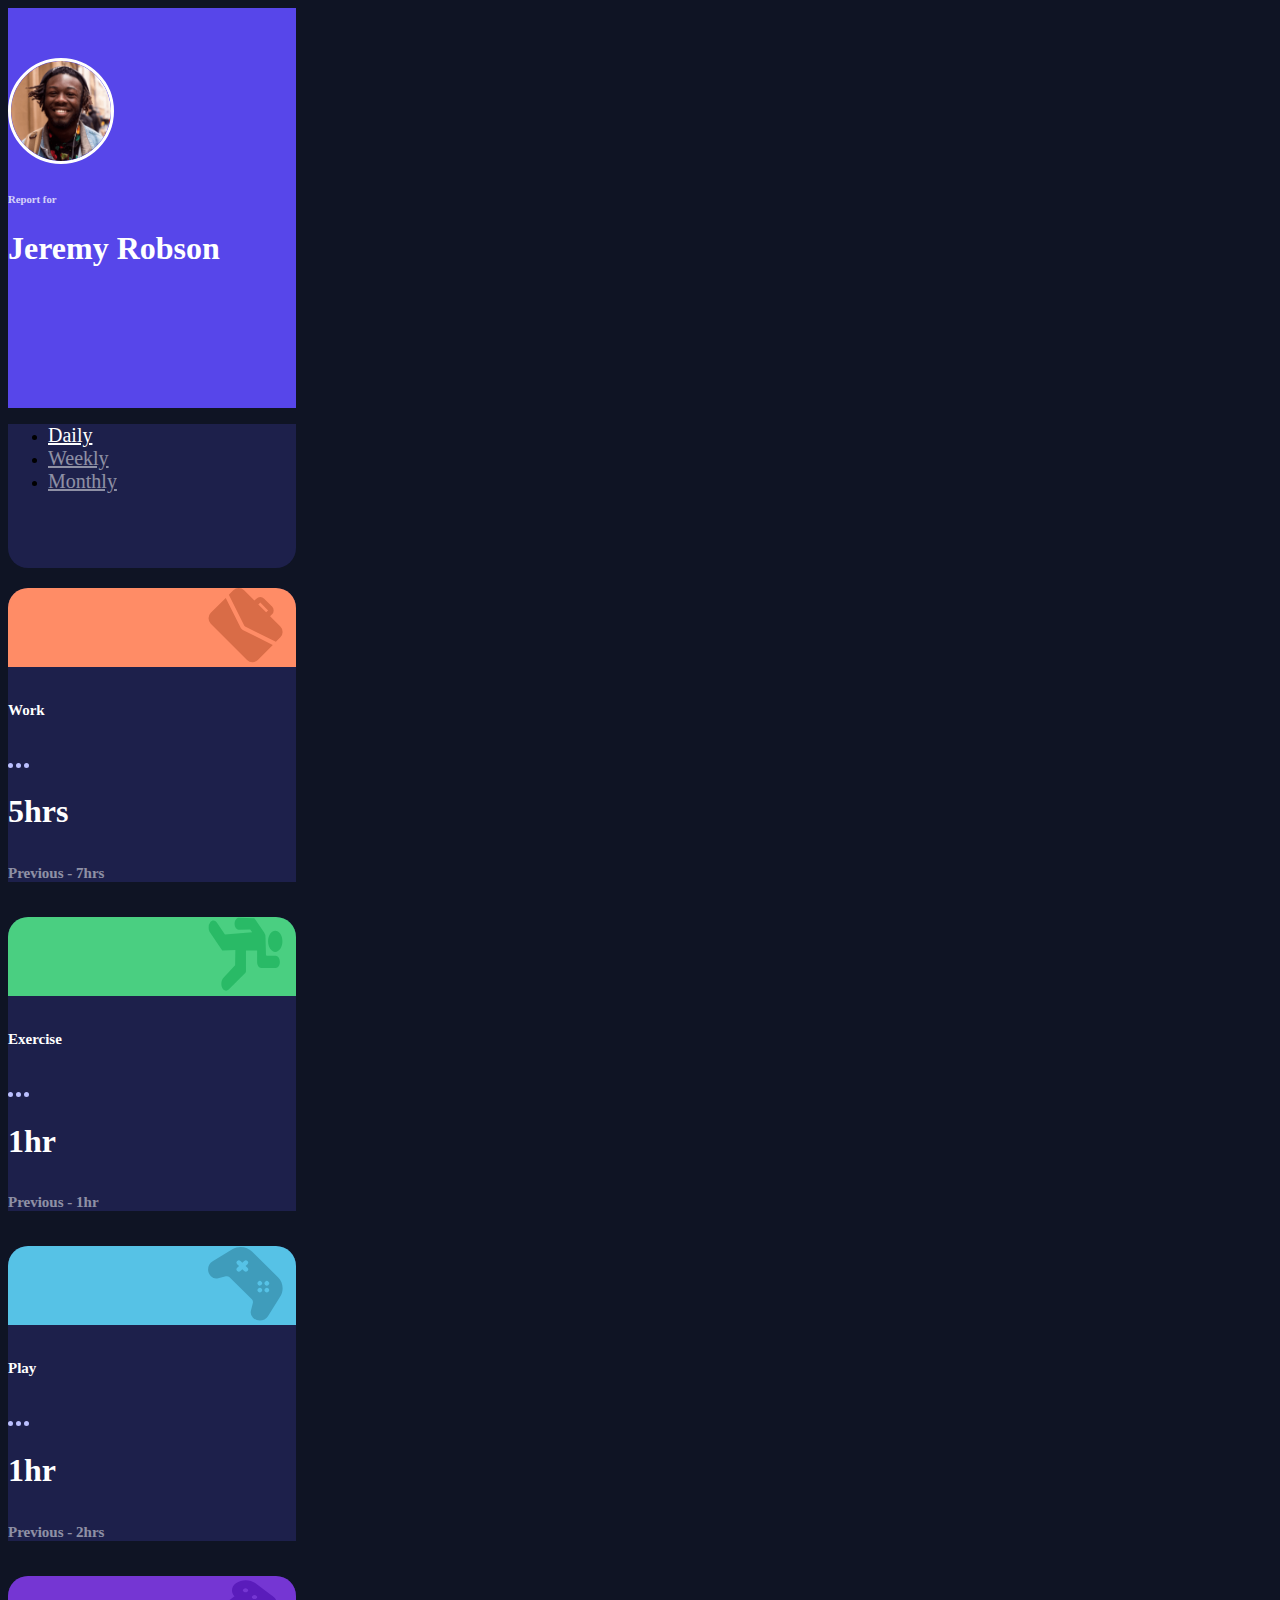
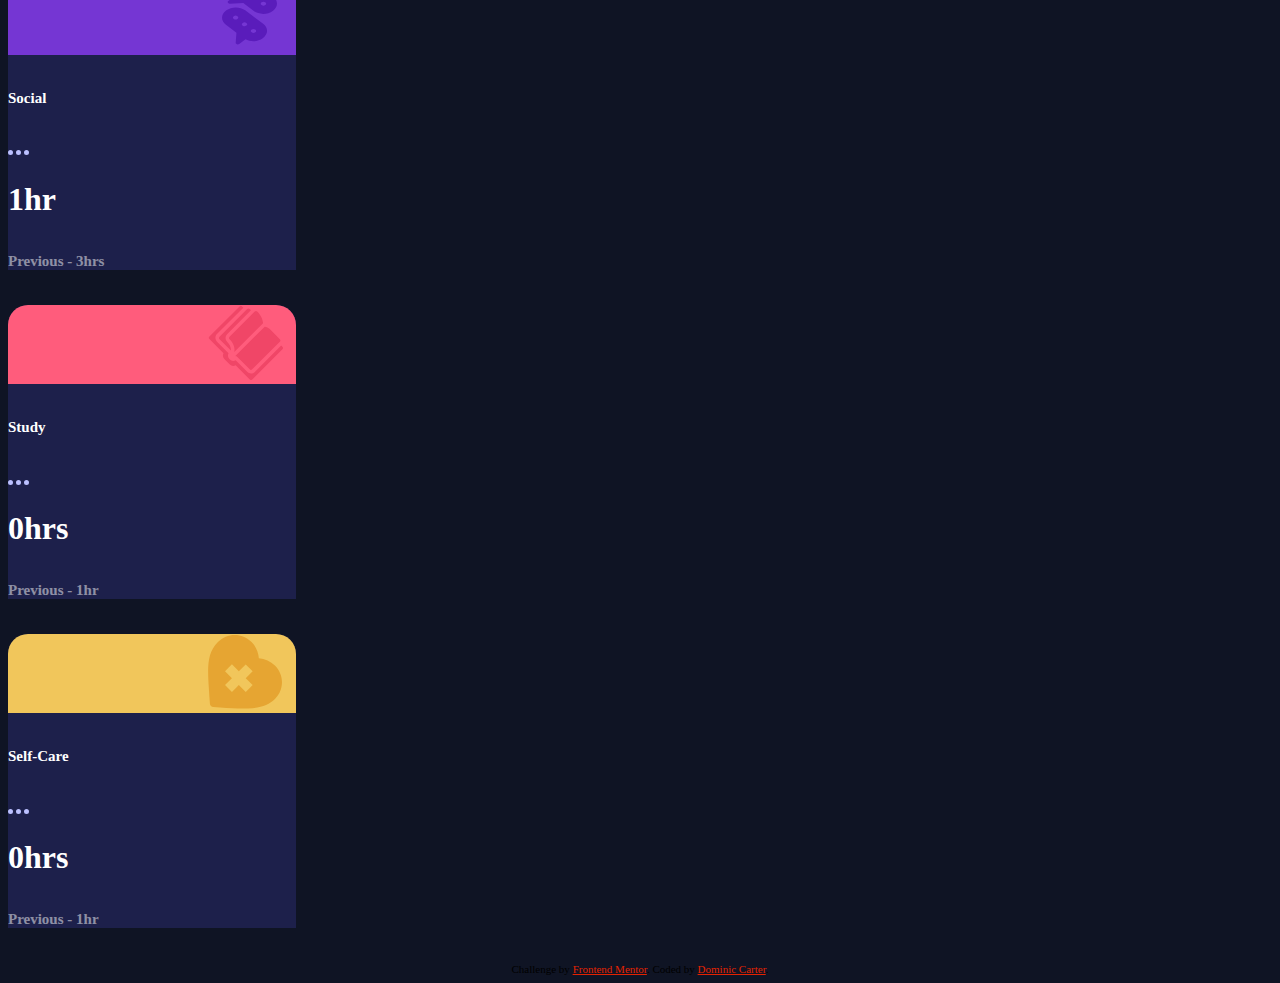
<file: index.html>
<!DOCTYPE html>
<html lang="en">
<head>
  <meta charset="UTF-8">
  <meta name="viewport" content="width=device-width, initial-scale=1.0"> <!-- displays site properly based on user's device -->

  <link rel="icon" type="image/png" sizes="32x32" href="./images/favicon-32x32.png">
  
  <title>Frontend Mentor | Time tracking dashboard</title>

  <!-- Feel free to remove these styles or customise in your own stylesheet 👍 -->
  <style>
    .attribution { font-size: 11px; text-align: center; }
    .attribution a { color: hsl(9, 99%, 45%); }

  </style>

  
  <link href="https://cdn.jsdelivr.net/npm/bootstrap@5.2.0/dist/css/bootstrap.min.css" rel="stylesheet" integrity="sha384-gH2yIJqKdNHPEq0n4Mqa/HGKIhSkIHeL5AyhkYV8i59U5AR6csBvApHHNl/vI1Bx" crossorigin="anonymous">
  <link rel="stylesheet" type="text/css" href="style.css">
</head>
<body>
  <script src="https://cdn.jsdelivr.net/npm/bootstrap@5.2.0/dist/js/bootstrap.bundle.min.js" integrity="sha384-A3rJD856KowSb7dwlZdYEkO39Gagi7vIsF0jrRAoQmDKKtQBHUuLZ9AsSv4jD4Xa" crossorigin="anonymous"></script>
  <div class="container">
    
  <div class="row row-cols-4">
    <div class="col">
      <div class="card profilebox">
        <img src="./images/image-jeremy.png" class="card-img-top jeremyimg" alt="...">
        <div class="card-body">
          <h6 class="card-title reportbox">Report for</h6>
          <h1 class="card-text display-5">Jeremy Robson</h1>
        </div>
      </div>
      <div class="holder">
        <div class="card-body">
          <ul class="nav flex-column">
            <li class="nav-item">
              <a class="nav-link active listelement1" aria-current="page" href="#">Daily</a>
            </li>
            <li class="nav-item">
              <a class="nav-link listelement2" href="weekly.html">Weekly</a>
            </li>
            <li class="nav-item">
              <a class="nav-link listelement3" href="monthly.html">Monthly</a>
            </li>
          </ul>
          
          
          
        </div>
      </div>
    </div>


    <div class="col">
      <div class="card content">
        <div class="image workimgbox">
          <img src="./images/icon-work.svg" class="card-img-top img" alt="...">
        </div>  
        <div class="card-body d-flex justify-content-between">
          <h6 class="card-text header">Work</h6>
          <img src="./images/icon-ellipsis.svg" class="ellimg">
        </div>
        <div class="card-body">
          <h1 class="card-text">5hrs</h1>
          <h6 class="card-text prev">Previous - 7hrs</h6>
        </div>
      </div>

      <div class="card content">
        <div class="image eximgbox">
          <img src="./images/icon-exercise.svg" class="card-img-top img" alt="...">
        </div>  
        <div class="card-body d-flex justify-content-between">
          <h6 class="card-text header">Exercise</h6>
          <img src="./images/icon-ellipsis.svg" class="ellimg">
        </div>
        <div class="card-body">
          <h1 class="card-text">1hr</h1>
          <h6 class="card-text prev">Previous - 1hr</h6>
        </div>
      </div>
    </div>

    <div class="col">
      <div class="card content">
        <div class="image playimgbox">
          <img src="./images/icon-play.svg" class="card-img-top img" alt="...">
        </div>  
        <div class="card-body d-flex justify-content-between">
          <h6 class="card-text header">Play</h6>
          <img src="./images/icon-ellipsis.svg" class="ellimg">
        </div>
        <div class="card-body">
          <h1 class="card-text">1hr</h1>
          <h6 class="card-text prev">Previous - 2hrs</h6>
        </div>
      </div>

      <div class="card content">
        <div class="image socialimgbox">
          <img src="./images/icon-social.svg" class="card-img-top img" alt="...">
        </div>  
        <div class="card-body d-flex justify-content-between">
          <h6 class="card-text header">Social</h6>
          <img src="./images/icon-ellipsis.svg" class="ellimg">
        </div>
        <div class="card-body">
          <h1 class="card-text">1hr</h1>
          <h6 class="card-text prev">Previous - 3hrs</h6>
        </div>
      </div>
    </div>


    <div class="col">
      <div class="card content">
        <div class="image studyimgbox">
          <img src="./images/icon-study.svg" class="card-img-top img" alt="...">
        </div>  
        <div class="card-body d-flex justify-content-between">
          <h6 class="card-text header">Study</h6>
          <img src="./images/icon-ellipsis.svg" class="ellimg">
        </div>
        <div class="card-body">
          <h1 class="card-text">0hrs</h1>
          <h6 class="card-text prev">Previous - 1hr</h6>
        </div>
      </div>

      <div class="card content">
        <div class="image careimgbox">
          <img src="./images/icon-self-care.svg" class="card-img-top img" alt="...">
        </div>  
        <div class="card-body d-flex justify-content-between">
          <h6 class="card-text header">Self-Care</h6>
          <img src="./images/icon-ellipsis.svg" class="ellimg">
        </div>
        <div class="card-body">
          <h1 class="card-text">0hrs</h1>
          <h6 class="card-text prev">Previous - 1hr</h6>
        </div>
      </div>
    </div>

  </div>

  
  <div class="attribution">
    Challenge by <a href="https://www.frontendmentor.io?ref=challenge" target="_blank">Frontend Mentor</a>. 
    Coded by <a href="#">Dominic Carter</a>.
  </div>
</body>
</html>
</file>
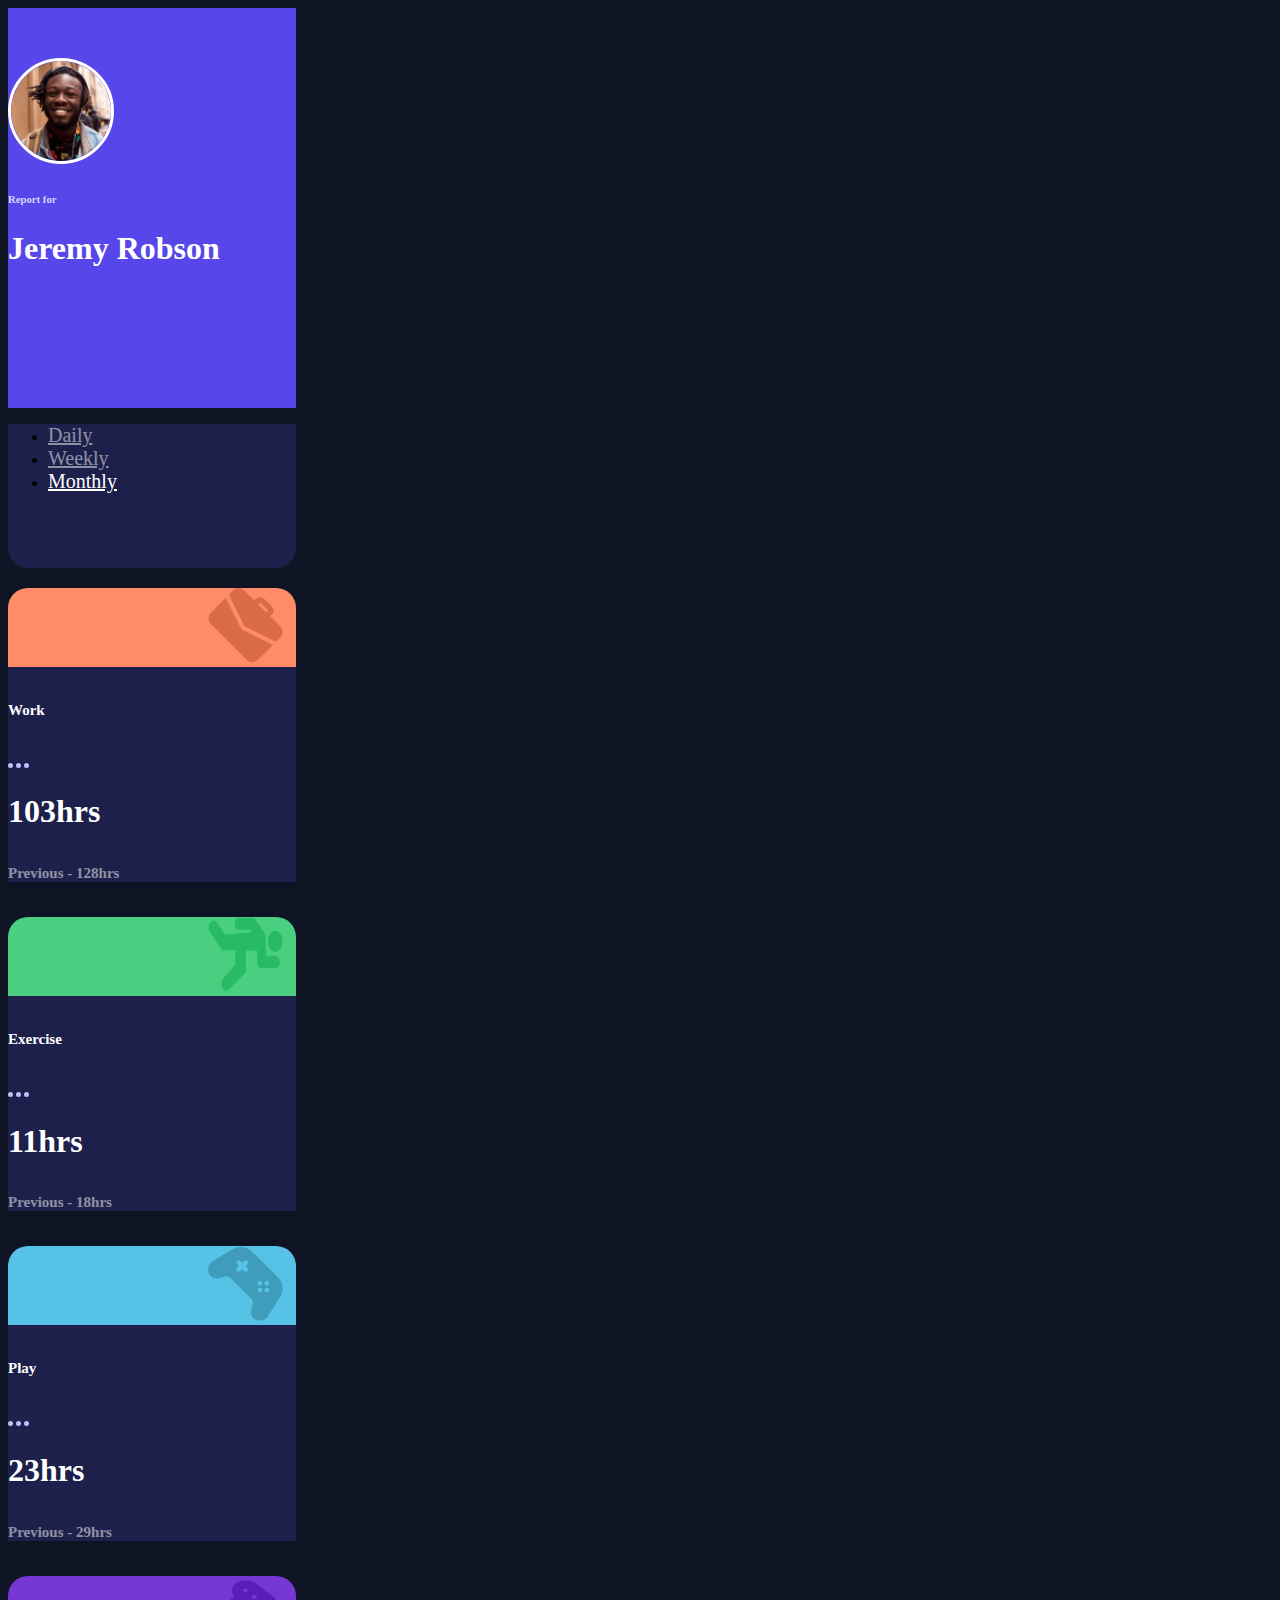
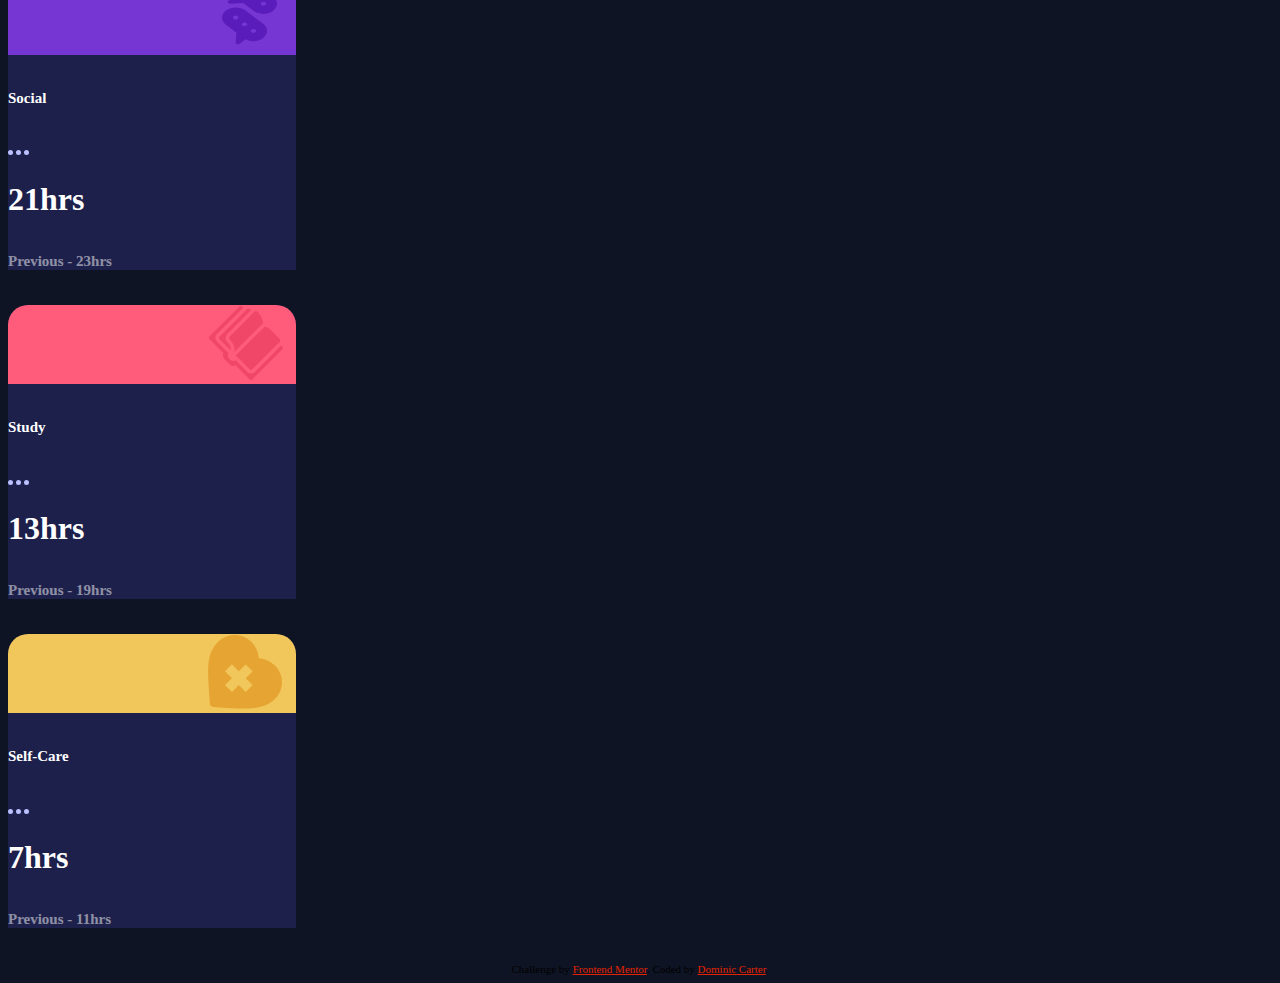
<file: monthly.html>
<!DOCTYPE html>
<html lang="en">
<head>
  <meta charset="UTF-8">
  <meta name="viewport" content="width=device-width, initial-scale=1.0"> <!-- displays site properly based on user's device -->

  <link rel="icon" type="image/png" sizes="32x32" href="./images/favicon-32x32.png">
  
  <title>Frontend Mentor | Time tracking dashboard</title>

  <!-- Feel free to remove these styles or customise in your own stylesheet 👍 -->
  <style>
    .attribution { font-size: 11px; text-align: center; }
    .attribution a { color: hsl(9, 99%, 45%); }

  </style>

  
  <link href="https://cdn.jsdelivr.net/npm/bootstrap@5.2.0/dist/css/bootstrap.min.css" rel="stylesheet" integrity="sha384-gH2yIJqKdNHPEq0n4Mqa/HGKIhSkIHeL5AyhkYV8i59U5AR6csBvApHHNl/vI1Bx" crossorigin="anonymous">
  <link rel="stylesheet" type="text/css" href="monthstyle.css">
</head>
<body>
  <script src="https://cdn.jsdelivr.net/npm/bootstrap@5.2.0/dist/js/bootstrap.bundle.min.js" integrity="sha384-A3rJD856KowSb7dwlZdYEkO39Gagi7vIsF0jrRAoQmDKKtQBHUuLZ9AsSv4jD4Xa" crossorigin="anonymous"></script>
  <div class="container">
    
  <div class="row row-cols-4">
    <div class="col">
      <div class="card profilebox">
        <img src="./images/image-jeremy.png" class="card-img-top jeremyimg" alt="...">
        <div class="card-body">
          <h6 class="card-title reportbox">Report for</h6>
          <h1 class="card-text display-5">Jeremy Robson</h1>
        </div>
      </div>
      <div class="holder">
        <div class="card-body">
          <ul class="nav flex-column">
            <li class="nav-item">
              <a class="nav-link active listelement1" aria-current="page" href="index.html">Daily</a>
            </li>
            <li class="nav-item">
              <a class="nav-link listelement2" href="weekly.html">Weekly</a>
            </li>
            <li class="nav-item">
              <a class="nav-link listelement3" href="#">Monthly</a>
            </li>
          </ul>
          
          
          
        </div>
      </div>
    </div>


    <div class="col">
      <div class="card content">
        <div class="image workimgbox">
          <img src="./images/icon-work.svg" class="card-img-top img" alt="...">
        </div>  
        <div class="card-body d-flex justify-content-between">
          <h6 class="card-text header">Work</h6>
          <img src="./images/icon-ellipsis.svg" class="ellimg">
        </div>
        <div class="card-body">
          <h1 class="card-text">103hrs</h1>
          <h6 class="card-text prev">Previous - 128hrs</h6>
        </div>
      </div>

      <div class="card content">
        <div class="image eximgbox">
          <img src="./images/icon-exercise.svg" class="card-img-top img" alt="...">
        </div>  
        <div class="card-body d-flex justify-content-between">
          <h6 class="card-text header">Exercise</h6>
          <img src="./images/icon-ellipsis.svg" class="ellimg">
        </div>
        <div class="card-body">
          <h1 class="card-text">11hrs</h1>
          <h6 class="card-text prev">Previous - 18hrs</h6>
        </div>
      </div>
    </div>

    <div class="col">
      <div class="card content">
        <div class="image playimgbox">
          <img src="./images/icon-play.svg" class="card-img-top img" alt="...">
        </div>  
        <div class="card-body d-flex justify-content-between">
          <h6 class="card-text header">Play</h6>
          <img src="./images/icon-ellipsis.svg" class="ellimg">
        </div>
        <div class="card-body">
          <h1 class="card-text">23hrs</h1>
          <h6 class="card-text prev">Previous - 29hrs</h6>
        </div>
      </div>

      <div class="card content">
        <div class="image socialimgbox">
          <img src="./images/icon-social.svg" class="card-img-top img" alt="...">
        </div>  
        <div class="card-body d-flex justify-content-between">
          <h6 class="card-text header">Social</h6>
          <img src="./images/icon-ellipsis.svg" class="ellimg">
        </div>
        <div class="card-body">
          <h1 class="card-text">21hrs</h1>
          <h6 class="card-text prev">Previous - 23hrs</h6>
        </div>
      </div>
    </div>


    <div class="col">
      <div class="card content">
        <div class="image studyimgbox">
          <img src="./images/icon-study.svg" class="card-img-top img" alt="...">
        </div>  
        <div class="card-body d-flex justify-content-between">
          <h6 class="card-text header">Study</h6>
          <img src="./images/icon-ellipsis.svg" class="ellimg">
        </div>
        <div class="card-body">
          <h1 class="card-text">13hrs</h1>
          <h6 class="card-text prev">Previous - 19hrs</h6>
        </div>
      </div>

      <div class="card content">
        <div class="image careimgbox">
          <img src="./images/icon-self-care.svg" class="card-img-top img" alt="...">
        </div>  
        <div class="card-body d-flex justify-content-between">
          <h6 class="card-text header">Self-Care</h6>
          <img src="./images/icon-ellipsis.svg" class="ellimg">
        </div>
        <div class="card-body">
          <h1 class="card-text">7hrs</h1>
          <h6 class="card-text prev">Previous - 11hrs</h6>
        </div>
      </div>
    </div>

  </div>

  
  
  <div class="attribution">
    Challenge by <a href="https://www.frontendmentor.io?ref=challenge" target="_blank">Frontend Mentor</a>. 
    Coded by <a href="#">Dominic Carter</a>.
  </div>
</body>
</html>
</file>
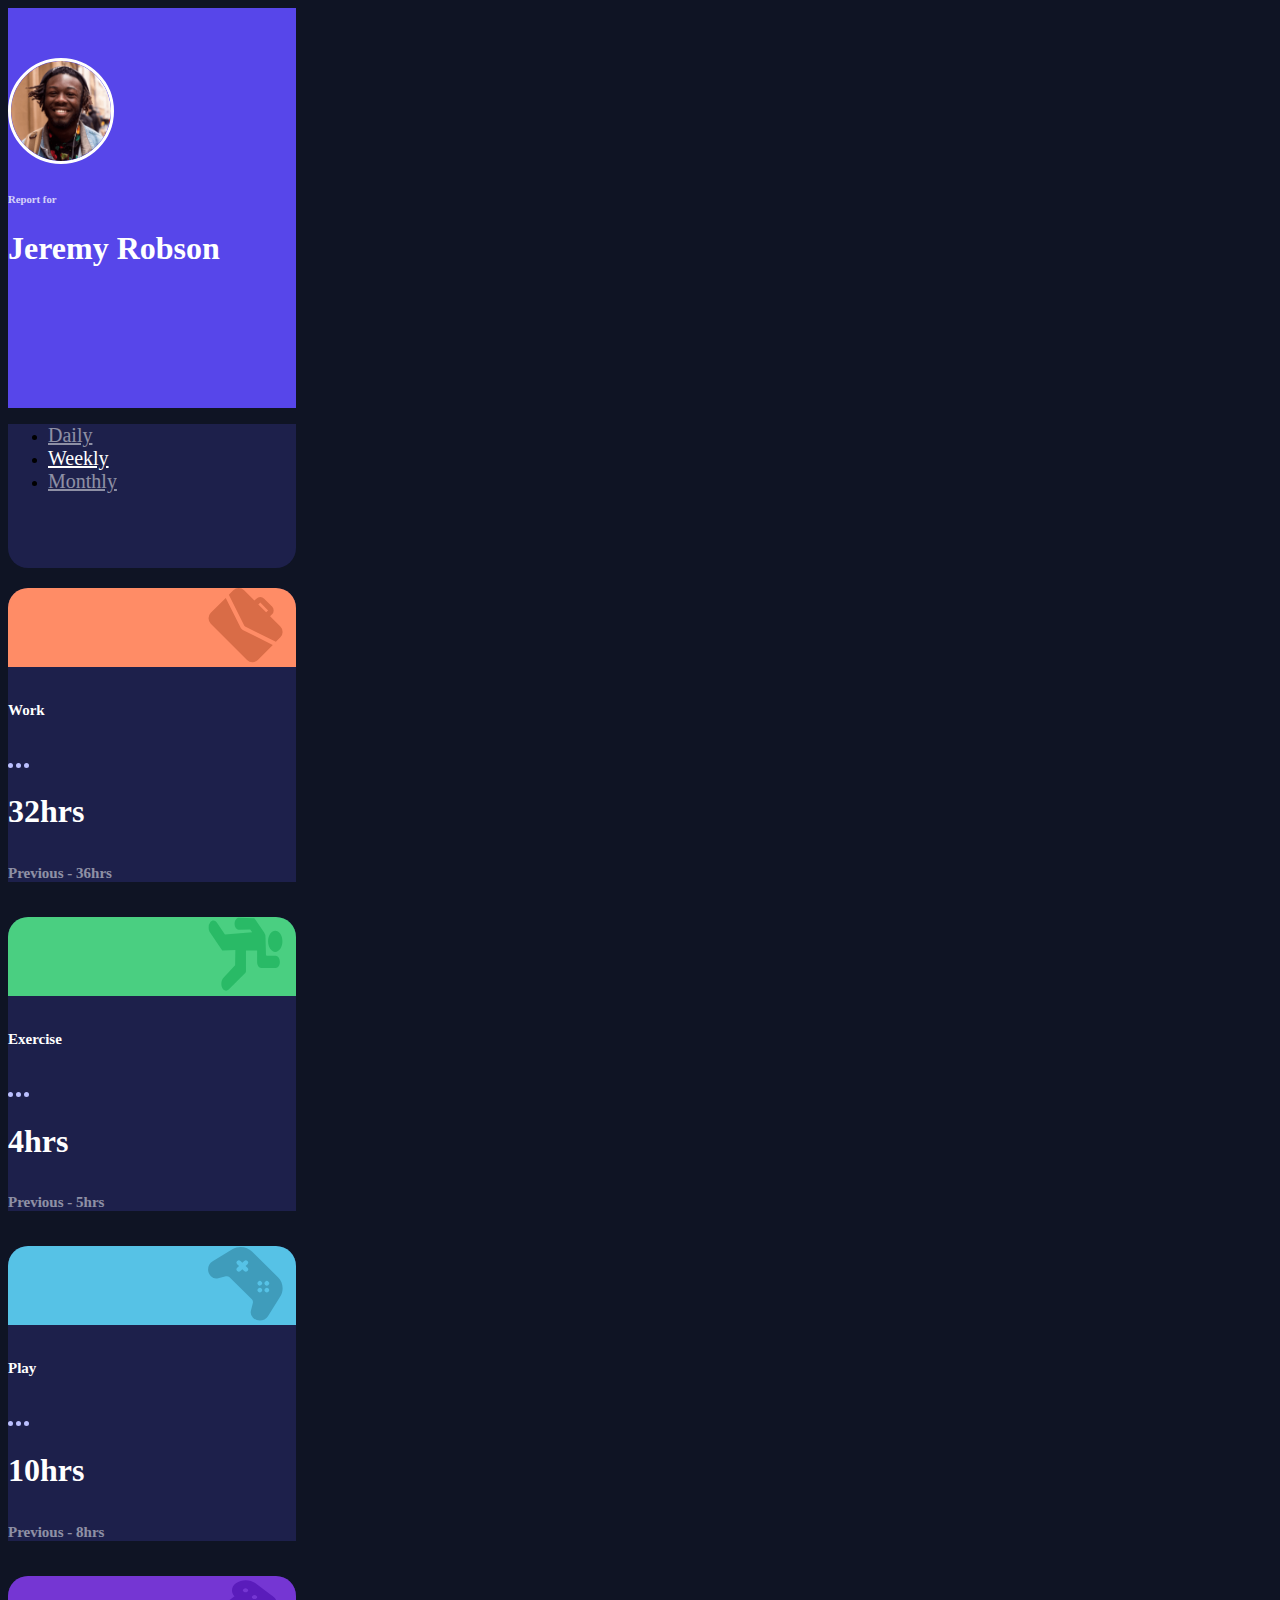
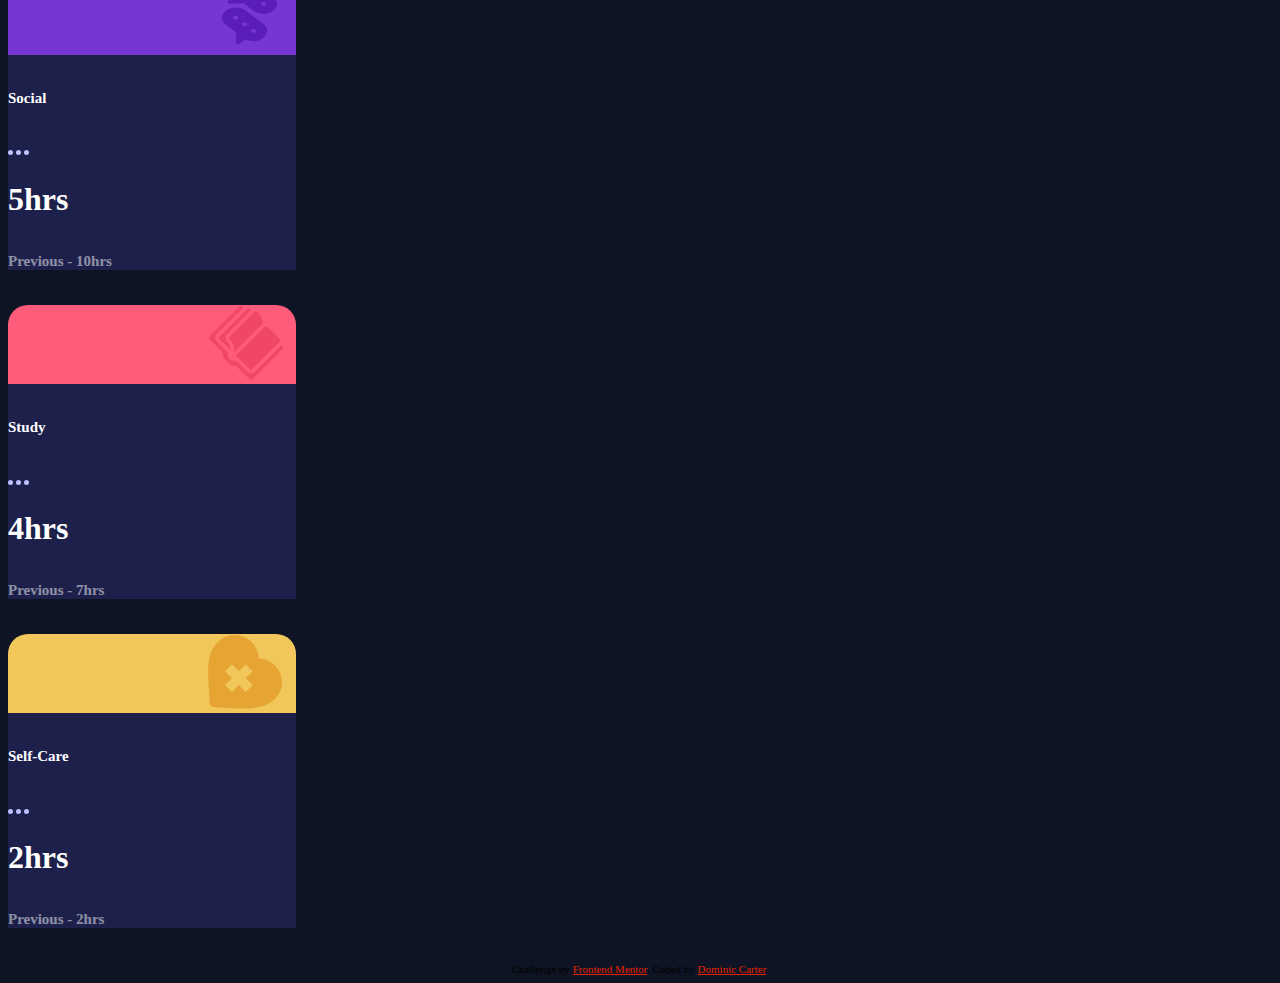
<file: weekly.html>
<!DOCTYPE html>
<html lang="en">
<head>
  <meta charset="UTF-8">
  <meta name="viewport" content="width=device-width, initial-scale=1.0"> <!-- displays site properly based on user's device -->

  <link rel="icon" type="image/png" sizes="32x32" href="./images/favicon-32x32.png">
  
  <title>Frontend Mentor | Time tracking dashboard</title>

  <!-- Feel free to remove these styles or customise in your own stylesheet 👍 -->
  <style>
    .attribution { font-size: 11px; text-align: center; }
    .attribution a { color: hsl(9, 99%, 45%); }

  </style>

  
  <link href="https://cdn.jsdelivr.net/npm/bootstrap@5.2.0/dist/css/bootstrap.min.css" rel="stylesheet" integrity="sha384-gH2yIJqKdNHPEq0n4Mqa/HGKIhSkIHeL5AyhkYV8i59U5AR6csBvApHHNl/vI1Bx" crossorigin="anonymous">
  <link rel="stylesheet" type="text/css" href="weekstyle.css">
</head>
<body>
  <script src="https://cdn.jsdelivr.net/npm/bootstrap@5.2.0/dist/js/bootstrap.bundle.min.js" integrity="sha384-A3rJD856KowSb7dwlZdYEkO39Gagi7vIsF0jrRAoQmDKKtQBHUuLZ9AsSv4jD4Xa" crossorigin="anonymous"></script>
  <div class="container">
    
  <div class="row row-cols-4">
    <div class="col">
      <div class="card profilebox">
        <img src="./images/image-jeremy.png" class="card-img-top jeremyimg" alt="...">
        <div class="card-body">
          <h6 class="card-title reportbox">Report for</h6>
          <h1 class="card-text display-5">Jeremy Robson</h1>
        </div>
      </div>
      <div class="holder">
        <div class="card-body">
          <ul class="nav flex-column">
            <li class="nav-item">
              <a class="nav-link active listelement1" aria-current="page" href="index.html">Daily</a>
            </li>
            <li class="nav-item">
              <a class="nav-link listelement2" href="#">Weekly</a>
            </li>
            <li class="nav-item">
              <a class="nav-link listelement3" href="monthly.html">Monthly</a>
            </li>
          </ul>
          
          
          
        </div>
      </div>
    </div>


    <div class="col">
      <div class="card content">
        <div class="image workimgbox">
          <img src="./images/icon-work.svg" class="card-img-top img" alt="...">
        </div>  
        <div class="card-body d-flex justify-content-between">
          <h6 class="card-text header">Work</h6>
          <img src="./images/icon-ellipsis.svg" class="ellimg">
        </div>
        <div class="card-body">
          <h1 class="card-text">32hrs</h1>
          <h6 class="card-text prev">Previous - 36hrs</h6>
        </div>
      </div>

      <div class="card content">
        <div class="image eximgbox">
          <img src="./images/icon-exercise.svg" class="card-img-top img" alt="...">
        </div>  
        <div class="card-body d-flex justify-content-between">
          <h6 class="card-text header">Exercise</h6>
          <img src="./images/icon-ellipsis.svg" class="ellimg">
        </div>
        <div class="card-body">
          <h1 class="card-text">4hrs</h1>
          <h6 class="card-text prev">Previous - 5hrs</h6>
        </div>
      </div>
    </div>

    <div class="col">
      <div class="card content">
        <div class="image playimgbox">
          <img src="./images/icon-play.svg" class="card-img-top img" alt="...">
        </div>  
        <div class="card-body d-flex justify-content-between">
          <h6 class="card-text header">Play</h6>
          <img src="./images/icon-ellipsis.svg" class="ellimg">
        </div>
        <div class="card-body">
          <h1 class="card-text">10hrs</h1>
          <h6 class="card-text prev">Previous - 8hrs</h6>
        </div>
      </div>

      <div class="card content">
        <div class="image socialimgbox">
          <img src="./images/icon-social.svg" class="card-img-top img" alt="...">
        </div>  
        <div class="card-body d-flex justify-content-between">
          <h6 class="card-text header">Social</h6>
          <img src="./images/icon-ellipsis.svg" class="ellimg">
        </div>
        <div class="card-body">
          <h1 class="card-text">5hrs</h1>
          <h6 class="card-text prev">Previous - 10hrs</h6>
        </div>
      </div>
    </div>


    <div class="col">
      <div class="card content">
        <div class="image studyimgbox">
          <img src="./images/icon-study.svg" class="card-img-top img" alt="...">
        </div>  
        <div class="card-body d-flex justify-content-between">
          <h6 class="card-text header">Study</h6>
          <img src="./images/icon-ellipsis.svg" class="ellimg">
        </div>
        <div class="card-body">
          <h1 class="card-text">4hrs</h1>
          <h6 class="card-text prev">Previous - 7hrs</h6>
        </div>
      </div>

      <div class="card content">
        <div class="image careimgbox">
          <img src="./images/icon-self-care.svg" class="card-img-top img" alt="...">
        </div>  
        <div class="card-body d-flex justify-content-between">
          <h6 class="card-text header">Self-Care</h6>
          <img src="./images/icon-ellipsis.svg" class="ellimg">
        </div>
        <div class="card-body">
          <h1 class="card-text">2hrs</h1>
          <h6 class="card-text prev">Previous - 2hrs</h6>
        </div>
      </div>
    </div>

  </div>

  

  
  <div class="attribution">
    Challenge by <a href="https://www.frontendmentor.io?ref=challenge" target="_blank">Frontend Mentor</a>. 
    Coded by <a href="#">Dominic Carter</a>.
  </div>
</body>
</html>
</file>
<file: style.css>
body
{
    background-color: hsl(226, 43%, 10%);
}

.profilebox
{
    height: 25rem;
    width: 18rem;
    background-color: #5746EA;
    color: white;
}

.jeremyimg
{
    width: 100px; 
    height: 100px; 
    border-style: solid; 
    border-color: white; 
    border-radius: 100px; 
    margin-top: 50px;
}

.reportbox
{
    margin-top: 25px;
    opacity: 75%;
}

.holder
{
    height: 9rem;
    width: 18rem;
    background-color: #1D204B;
    border-bottom-left-radius: 20px;
    border-bottom-right-radius: 20px;
}

.listelement1
{
    font-size: 20px;
    color: white;
}

.listelement1:hover
{
    color: white;
    opacity:100%;
}

.listelement2
{
    font-size: 20px;
    color: white;
    opacity: 50%;
}

.listelement2:hover
{
    color:white;
    opacity:100%;
}

.listelement3
{
    font-size: 20px;
    color: white;
    opacity: 50%;
}

.listelement3:hover
{
    color:white;
    opacity:100%;
}

.content
{
    width: 18rem;
    background-color: #1D204B;
    color: white;
    border-top-left-radius: 20px;
    border-top-right-radius: 20px;
    margin-top: 20px;
}

.workimgbox
{
    background-color: hsl(15, 100%, 70%);
    border-top-left-radius: 20px;
    border-top-right-radius: 20px;
}

.img
{
    width: 75px; 
    height: 75px;
    margin-left: 200px;
}

.header
{
    font-size: 15px;
}

.ellimg
{
    height:5px
}

.prev
{
    font-size: 15px;
    opacity: 50%;
}

.eximgbox
{
    background-color: hsl(145, 58%, 55%);
    border-top-left-radius: 20px;
    border-top-right-radius: 20px;
}

.playimgbox
{
    background-color: hsl(195, 74%, 62%);
    border-top-left-radius: 20px;
    border-top-right-radius: 20px;
}

.socialimgbox
{
    background-color: hsl(264, 64%, 52%);
    border-top-left-radius: 20px;
    border-top-right-radius: 20px;
}

.studyimgbox
{
    background-color: hsl(348, 100%, 68%);
    border-top-left-radius: 20px;
    border-top-right-radius: 20px;
}

.careimgbox
{
    background-color: hsl(43, 84%, 65%);
    border-top-left-radius: 20px;
    border-top-right-radius: 20px;
}
</file>
<file: monthstyle.css>
body
{
    background-color: hsl(226, 43%, 10%);
}

.profilebox
{
    height: 25rem;
    width: 18rem;
    background-color: #5746EA;
    color: white;
}

.jeremyimg
{
    width: 100px; 
    height: 100px; 
    border-style: solid; 
    border-color: white; 
    border-radius: 100px; 
    margin-top: 50px;
}

.reportbox
{
    margin-top: 25px;
    opacity: 75%;
}

.holder
{
    height: 9rem;
    width: 18rem;
    background-color: #1D204B;
    border-bottom-left-radius: 20px;
    border-bottom-right-radius: 20px;
}

.listelement1
{
    font-size: 20px;
    color: white;
    opacity: 50%;
}

.listelement1:hover
{
    color: white;
    opacity:100%;
}

.listelement2
{
    font-size: 20px;
    color: white;
    opacity: 50%;
}

.listelement2:hover
{
    color:white;
    opacity:100%;
}

.listelement3
{
    font-size: 20px;
    color: white;
}

.listelement3:hover
{
    color:white;
    opacity:100%;
}

.content
{
    width: 18rem;
    background-color: #1D204B;
    color: white;
    border-top-left-radius: 20px;
    border-top-right-radius: 20px;
    margin-top: 20px;
}

.workimgbox
{
    background-color: hsl(15, 100%, 70%);
    border-top-left-radius: 20px;
    border-top-right-radius: 20px;
}

.img
{
    width: 75px; 
    height: 75px;
    margin-left: 200px;
}

.header
{
    font-size: 15px;
}

.ellimg
{
    height:5px
}

.prev
{
    font-size: 15px;
    opacity: 50%;
}

.eximgbox
{
    background-color: hsl(145, 58%, 55%);
    border-top-left-radius: 20px;
    border-top-right-radius: 20px;
}

.playimgbox
{
    background-color: hsl(195, 74%, 62%);
    border-top-left-radius: 20px;
    border-top-right-radius: 20px;
}

.socialimgbox
{
    background-color: hsl(264, 64%, 52%);
    border-top-left-radius: 20px;
    border-top-right-radius: 20px;
}

.studyimgbox
{
    background-color: hsl(348, 100%, 68%);
    border-top-left-radius: 20px;
    border-top-right-radius: 20px;
}

.careimgbox
{
    background-color: hsl(43, 84%, 65%);
    border-top-left-radius: 20px;
    border-top-right-radius: 20px;
}
</file>
<file: weekstyle.css>
body
{
    background-color: hsl(226, 43%, 10%);
}

.profilebox
{
    height: 25rem;
    width: 18rem;
    background-color: #5746EA;
    color: white;
}

.jeremyimg
{
    width: 100px; 
    height: 100px; 
    border-style: solid; 
    border-color: white; 
    border-radius: 100px; 
    margin-top: 50px;
}

.reportbox
{
    margin-top: 25px;
    opacity: 75%;
}

.holder
{
    height: 9rem;
    width: 18rem;
    background-color: #1D204B;
    border-bottom-left-radius: 20px;
    border-bottom-right-radius: 20px;
}

.listelement1
{
    font-size: 20px;
    color: white;
    opacity: 50%;
}

.listelement1:hover
{
    color: white;
    opacity:100%;
}

.listelement2
{
    font-size: 20px;
    color: white;
}

.listelement2:hover
{
    color:white;
    opacity:100%;
}

.listelement3
{
    font-size: 20px;
    color: white;
    opacity: 50%;
}

.listelement3:hover
{
    color:white;
    opacity:100%;
}

.content
{
    width: 18rem;
    background-color: #1D204B;
    color: white;
    border-top-left-radius: 20px;
    border-top-right-radius: 20px;
    margin-top: 20px;
}

.workimgbox
{
    background-color: hsl(15, 100%, 70%);
    border-top-left-radius: 20px;
    border-top-right-radius: 20px;
}

.img
{
    width: 75px; 
    height: 75px;
    margin-left: 200px;
}

.header
{
    font-size: 15px;
}

.ellimg
{
    height:5px
}

.prev
{
    font-size: 15px;
    opacity: 50%;
}

.eximgbox
{
    background-color: hsl(145, 58%, 55%);
    border-top-left-radius: 20px;
    border-top-right-radius: 20px;
}

.playimgbox
{
    background-color: hsl(195, 74%, 62%);
    border-top-left-radius: 20px;
    border-top-right-radius: 20px;
}

.socialimgbox
{
    background-color: hsl(264, 64%, 52%);
    border-top-left-radius: 20px;
    border-top-right-radius: 20px;
}

.studyimgbox
{
    background-color: hsl(348, 100%, 68%);
    border-top-left-radius: 20px;
    border-top-right-radius: 20px;
}

.careimgbox
{
    background-color: hsl(43, 84%, 65%);
    border-top-left-radius: 20px;
    border-top-right-radius: 20px;
}
</file>
